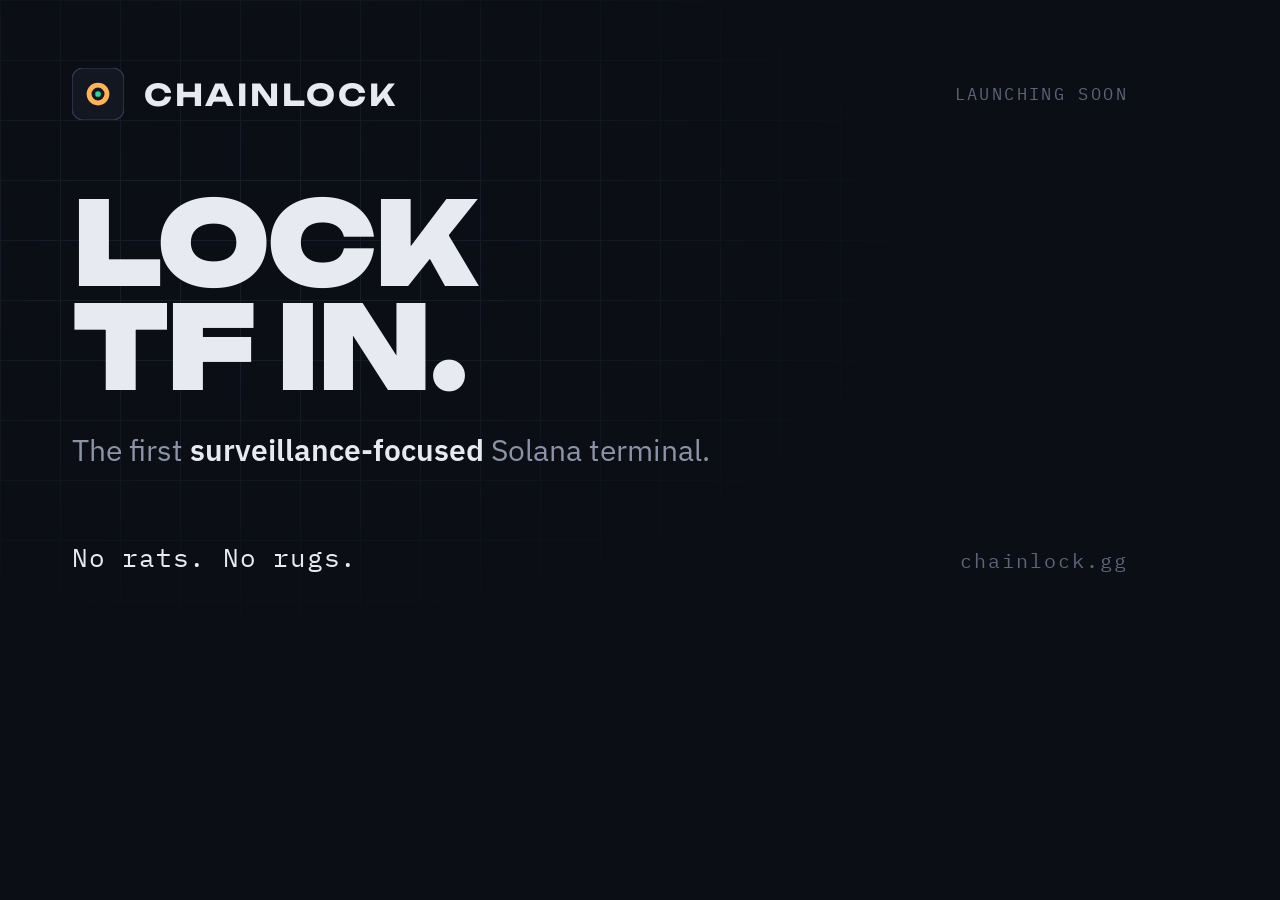
<file: og-card.source.html>
<!doctype html>
<html lang="en">
<head>
<meta charset="utf-8" />
<link rel="preconnect" href="https://fonts.googleapis.com" />
<link rel="preconnect" href="https://fonts.gstatic.com" crossorigin />
<link href="https://fonts.googleapis.com/css2?family=IBM+Plex+Mono:wght@400;600&family=IBM+Plex+Sans:wght@400;600&family=Unbounded:wght@700;900&display=swap" rel="stylesheet" />
<style>
  /* Social card for chainlock.gg. Same colour law as the site: neutral ramp
     carries all type; the only accent is the existing brand mark, which already
     ships in the favicon. Nothing decorative borrows a lifecycle colour. */
  :root {
    --bg: #0b0e14;
    --surface: #121722;
    --border: #222b3d;
    --border-bright: #33405a;
    --text: #e8eaf2;
    --text-dim: #8a93a8;
    --text-faint: #5b6478;
    --amber: #ffb454;
    --teal: #2dd4a7;
  }
  * { box-sizing: border-box; margin: 0; padding: 0; }
  html, body { width: 1200px; height: 630px; }
  body {
    background: var(--bg);
    color: var(--text);
    font-family: "IBM Plex Sans", system-ui, sans-serif;
    display: flex;
    flex-direction: column;
    justify-content: space-between;
    padding: 68px 72px 56px;
    position: relative;
    overflow: hidden;
    -webkit-font-smoothing: antialiased;
  }
  /* Faint instrument grid, drawn from the border token so it stays neutral. */
  body::before {
    content: "";
    position: absolute;
    inset: 0;
    background-image:
      linear-gradient(var(--border) 1px, transparent 1px),
      linear-gradient(90deg, var(--border) 1px, transparent 1px);
    background-size: 60px 60px;
    opacity: 0.5;
    -webkit-mask-image: radial-gradient(900px 520px at 22% 40%, #000 20%, transparent 78%);
            mask-image: radial-gradient(900px 520px at 22% 40%, #000 20%, transparent 78%);
  }
  .row { position: relative; display: flex; align-items: center; justify-content: space-between; gap: 40px; }

  .brand { display: flex; align-items: center; gap: 20px; }
  .mark { flex-shrink: 0; display: block; }
  .brandname {
    font-family: "Unbounded", sans-serif;
    font-weight: 700;
    font-size: 30px;
    letter-spacing: 0.09em;
  }
  .tag {
    font-family: "IBM Plex Mono", monospace;
    font-size: 17px;
    letter-spacing: 0.14em;
    text-transform: uppercase;
    color: var(--text-faint);
    white-space: nowrap;
  }

  main { position: relative; }
  h1 {
    font-family: "Unbounded", sans-serif;
    font-weight: 900;
    font-size: 116px;
    line-height: 0.9;
    letter-spacing: -0.025em;
    text-transform: uppercase;
    margin-bottom: 30px;
  }
  .lede {
    font-size: 30px;
    line-height: 1.32;
    color: var(--text-dim);
    max-width: 640px;
  }
  /* Browsers treat the hyphen in "surveillance-focused" as a break opportunity,
     which split it across two lines. Keep the compound intact. */
  .lede b { color: var(--text); font-weight: 600; white-space: nowrap; }

  .foot { position: relative; align-items: flex-end; }
  .claim {
    font-family: "IBM Plex Mono", monospace;
    font-size: 26px;
    letter-spacing: 0.03em;
    color: var(--text);
  }
  .url {
    font-family: "IBM Plex Mono", monospace;
    font-size: 20px;
    letter-spacing: 0.1em;
    color: var(--text-faint);
  }
</style>
</head>
<body>

  <div class="row">
    <div class="brand">
      <!-- the established brand mark, same geometry as the site favicon -->
      <svg class="mark" width="52" height="52" viewBox="0 0 64 64" aria-hidden="true">
        <rect width="64" height="64" rx="14" fill="#121722" stroke="#33405a" stroke-width="1.5"/>
        <circle cx="32" cy="32" r="11" fill="none" stroke="#ffb454" stroke-width="6"/>
        <circle cx="32" cy="32" r="3.5" fill="#2dd4a7"/>
      </svg>
      <span class="brandname">CHAINLOCK</span>
    </div>
    <span class="tag">Launching soon</span>
  </div>

  <main>
    <h1>Lock<br />TF in.</h1>
    <p class="lede">The first <b>surveillance-focused</b> Solana terminal.</p>
  </main>

  <div class="row foot">
    <span class="claim">No rats. No rugs.</span>
    <span class="url">chainlock.gg</span>
  </div>

</body>
</html>
</file>
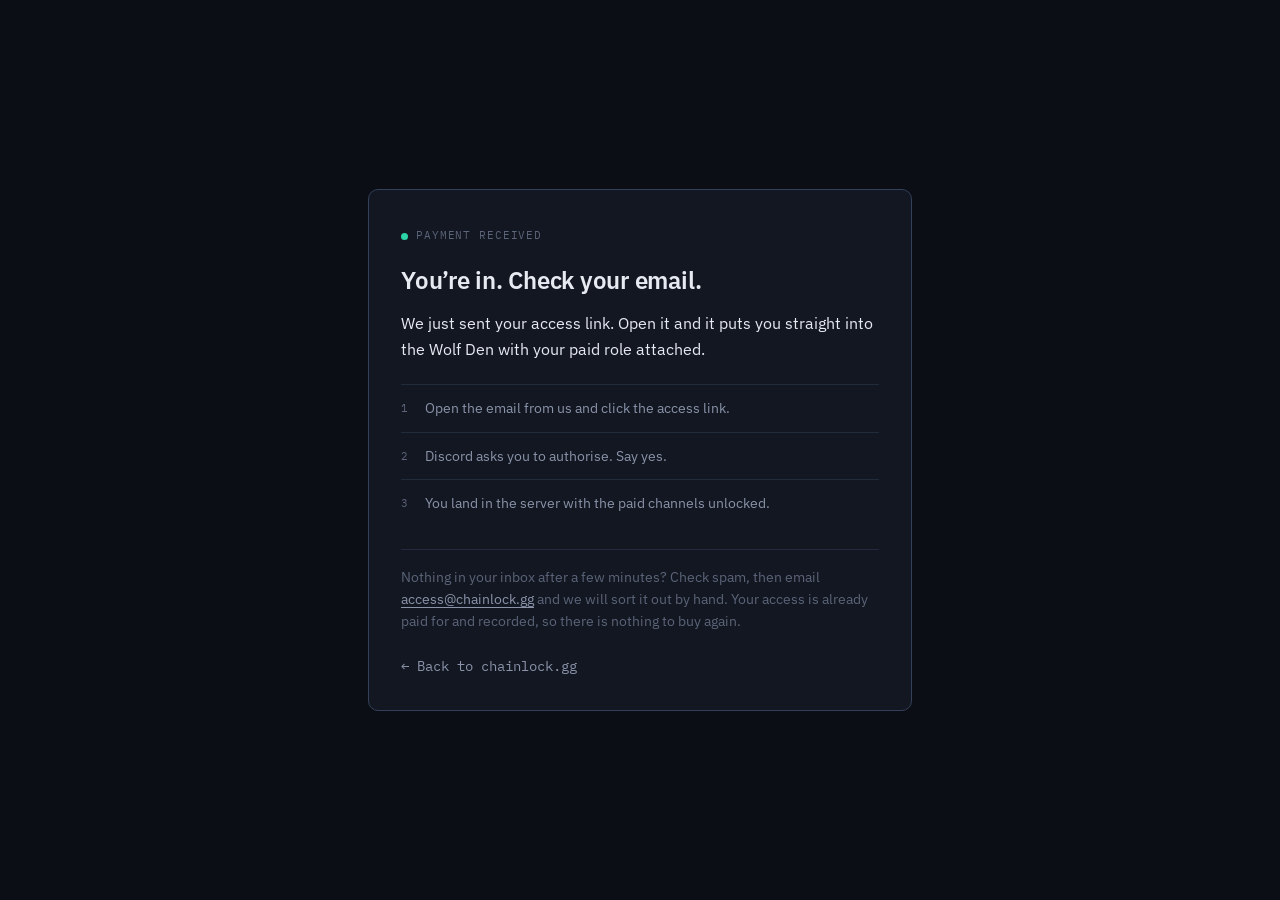
<file: site/success.html>
<!DOCTYPE html>
<html lang="en">
<head>
<meta charset="UTF-8" />
<meta name="viewport" content="width=device-width, initial-scale=1.0" />
<title>Payment received &middot; Chainlock</title>
<meta name="description" content="Your Wolf Den access is on its way. Check your email for the link that puts you in the Discord." />
<meta name="theme-color" content="#0b0e14" />
<!-- Stripe's success_url. Nothing here is a fulfilment step: access is granted
     by the webhook, not by the buyer reaching this page, so a closed tab or a
     failed redirect never costs anyone their access. -->
<meta name="robots" content="noindex" />
<link rel="icon" type="image/svg+xml" href="data:image/svg+xml,%3Csvg xmlns='http://www.w3.org/2000/svg' viewBox='0 0 64 64'%3E%3Crect width='64' height='64' rx='14' fill='%230b0e14'/%3E%3Ccircle cx='32' cy='32' r='11' fill='none' stroke='%23ffb454' stroke-width='6'/%3E%3Ccircle cx='32' cy='32' r='3.5' fill='%232dd4a7'/%3E%3C/svg%3E" />
<link rel="preconnect" href="https://fonts.googleapis.com" />
<link rel="preconnect" href="https://fonts.gstatic.com" crossorigin />
<link href="https://fonts.googleapis.com/css2?family=IBM+Plex+Mono:wght@400;600&amp;family=IBM+Plex+Sans:wght@400;600&amp;family=Unbounded:wght@700;900&amp;display=swap" rel="stylesheet" />
<style>
  /* Tokens are duplicated from index.html rather than linked: _headers' CSP has
     no 'self' in style-src, so this page cannot pull an external stylesheet.
     Only the subset this page actually uses is copied. */
  :root {
    --bg:              oklch(16.3% 0.0136 264.1);
    --surface:         oklch(20.5% 0.0234 265.5);
    --border:          oklch(28.9% 0.0355 263.8);
    --border-bright:   oklch(37.2% 0.0482 263.7);

    --text:            oklch(93.8% 0.011  274.9);
    --text-dim:        oklch(66.3% 0.0329 267.1);
    --text-faint:      oklch(50.3% 0.0338 266.1);

    --col-migrated:    oklch(77.8% 0.1461 169.3);

    --space-1: 4px;  --space-2: 8px;   --space-3: 12px; --space-4: 16px;
    --space-5: 22px; --space-6: 32px;  --space-7: 48px;

    --text-xs:  11px; --text-sm:  12px; --text-base: 14px; --text-md: 16px;
    --text-lg:  19px; --text-xl:  24px;

    --radius: 10px; --radius-sm: 6px;

    --font-ui: "IBM Plex Sans", system-ui, -apple-system, sans-serif;
    --font-mono: "IBM Plex Mono", ui-monospace, "SF Mono", Menlo, monospace;

    --ease-out: cubic-bezier(0.16, 1, 0.3, 1);
    --dur-micro: 120ms;
  }

  *, *::before, *::after { box-sizing: border-box; }

  body {
    margin: 0;
    min-height: 100vh;
    display: grid;
    place-items: center;
    padding: var(--space-5);
    background: var(--bg);
    color: var(--text);
    font-family: var(--font-ui);
    font-size: var(--text-md);
    line-height: 1.6;
    -webkit-font-smoothing: antialiased;
  }

  :where(a, button):focus-visible { outline: 2px solid var(--text); outline-offset: 2px; }

  .card {
    width: 100%;
    max-width: 34rem;
    border: 1px solid var(--border-bright);
    border-radius: var(--radius);
    background: var(--surface);
    padding: var(--space-6);
  }

  .stamp {
    display: inline-flex;
    align-items: center;
    gap: var(--space-2);
    font-family: var(--font-mono);
    font-size: var(--text-xs);
    letter-spacing: 0.08em;
    text-transform: uppercase;
    color: var(--text-faint);
    margin-bottom: var(--space-4);
  }
  /* Teal is the "shipped" lifecycle stage (DESIGN.md §6), which is exactly what
     a completed payment is. Not decorative. */
  .stamp .dot {
    width: 7px; height: 7px; border-radius: 50%;
    background: var(--col-migrated);
  }

  h1 {
    margin: 0 0 var(--space-3);
    font-size: var(--text-xl);
    font-weight: 600;
    letter-spacing: -0.01em;
  }

  p { margin: 0 0 var(--space-4); color: var(--text-dim); font-size: var(--text-base); }
  p.lede { color: var(--text); font-size: var(--text-md); }

  .steps {
    list-style: none;
    counter-reset: step;
    margin: var(--space-5) 0;
    padding: 0;
  }
  .steps li {
    display: grid;
    grid-template-columns: auto minmax(0, 1fr);
    gap: var(--space-4);
    padding-block: var(--space-3);
    border-top: 1px solid var(--border);
    color: var(--text-dim);
    font-size: var(--text-base);
  }
  .steps li::before {
    counter-increment: step;
    content: counter(step);
    font-family: var(--font-mono);
    font-size: var(--text-xs);
    letter-spacing: 0.1em;
    color: var(--text-faint);
    padding-top: 3px;
  }

  .foot {
    margin-top: var(--space-5);
    padding-top: var(--space-4);
    border-top: 1px solid var(--border);
    font-size: var(--text-base);
    color: var(--text-faint);
    margin-bottom: 0;
  }
  a { color: var(--text-dim); text-decoration: underline; text-underline-offset: 3px; }
  a:hover { color: var(--text); }

  .home {
    display: inline-block;
    margin-top: var(--space-5);
    font-family: var(--font-mono);
    font-size: var(--text-base);
    color: var(--text-dim);
    text-decoration: none;
  }
  .home:hover { color: var(--text); }

  @media (max-width: 520px) {
    .card { padding: var(--space-5); }
  }
</style>
</head>
<body>

  <main class="card">
    <div class="stamp"><span class="dot" aria-hidden="true"></span>Payment received</div>

    <h1>You&rsquo;re in. Check your email.</h1>

    <p class="lede">
      We just sent your access link. Open it and it puts you straight into the
      Wolf Den with your paid role attached.
    </p>

    <ol class="steps">
      <li>Open the email from us and click the access link.</li>
      <li>Discord asks you to authorise. Say yes.</li>
      <li>You land in the server with the paid channels unlocked.</li>
    </ol>

    <p class="foot">
      Nothing in your inbox after a few minutes? Check spam, then email
      <a href="mailto:access@chainlock.gg">access@chainlock.gg</a> and we will
      sort it out by hand. Your access is already paid for and recorded, so
      there is nothing to buy again.
    </p>

    <a class="home" href="/">&larr; Back to chainlock.gg</a>
  </main>

</body>
</html>
</file>
